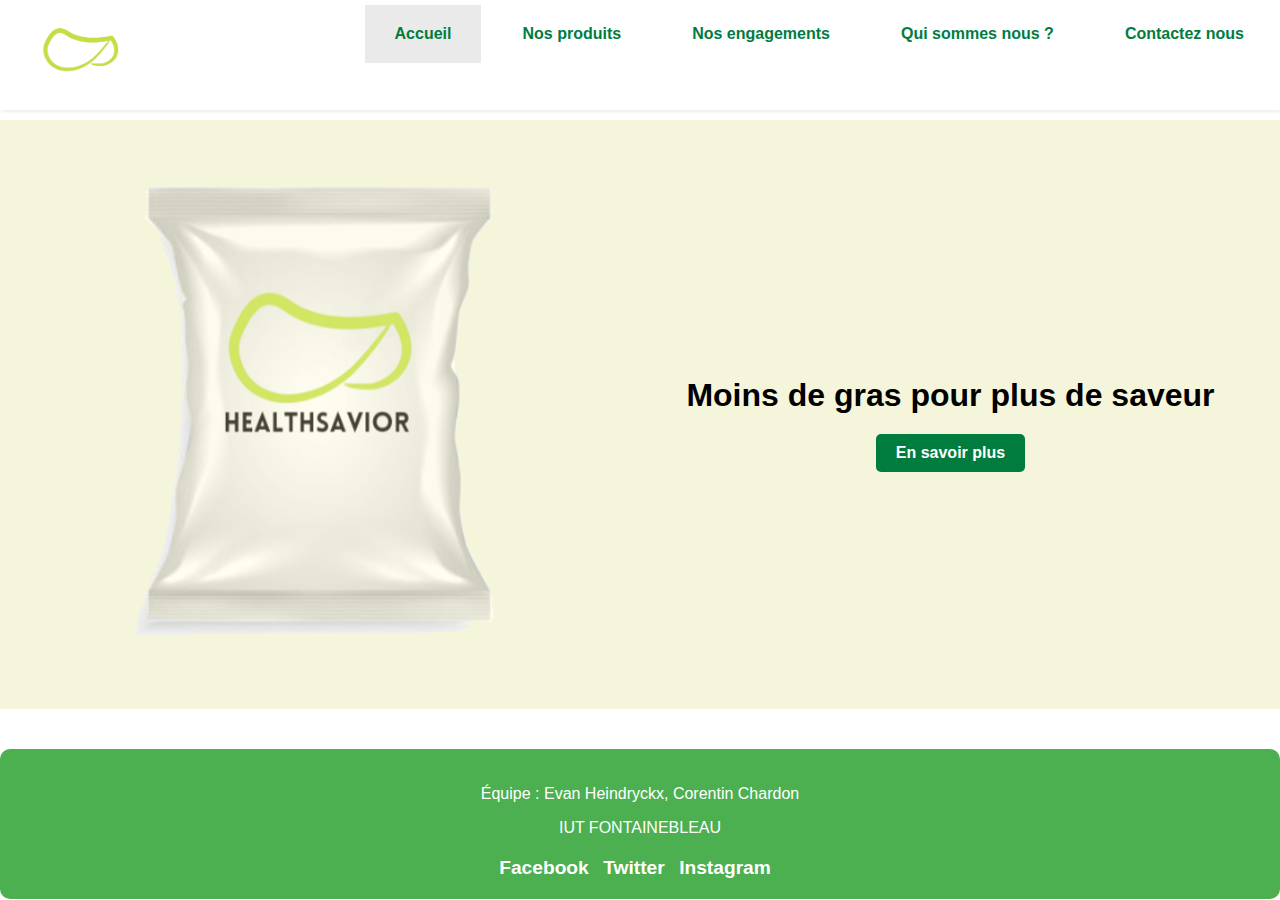
<file: HTML Page Web 'chips'/index.html>
<!DOCTYPE html>
<html lang="en">
<head>
    <meta charset="UTF-8">
    <link rel="icon" href="logo2.ico" />
    <title>ACCEUIL</title>
    <link rel="stylesheet" type="text/css" href="style.css">
</head>
<body>
<header class="header">
    <a href="" class="logo"></a>
    <img src="logo2.png" class="logo">
    <input class="menu-btn" type="checkbox" id="menu-btn" />
    <label class="menu-icon" for="menu-btn"><span class="navicon"></span></label>
    <ul class="menu">
        <li><a href="./index.html" class="active"><b>Accueil</b></a></li>
        <li><a href="./produit.html"><b>Nos produits</b></a></li>
        <li><a href="./engag.html"><b>Nos engagements</b></a></li>
        <li><a href="./nous.html"><b>Qui sommes nous ?</b></a></li>
        <li><a href="./contact.html"><b>Contactez nous</b></a></li>
    </ul>
</header>
<section class="home-section">
    <div class="image-container">
        <img src="image.png" alt="Image d'accueil">
    </div>
    <div class="slogan-container">
        <h1>Moins de gras pour plus de saveur</h1>
        <a href="./produit.html" class="en-savoir-plus-btn">En savoir plus</a>
    </div>
</section>
<button id="btn-top" onclick="scrollToTop()">↑</button>

<script>
    var btnTop = document.getElementById('btn-top');

    window.addEventListener('scroll', function() {
        if (document.body.scrollTop > 20 || document.documentElement.scrollTop > 20) {
            btnTop.style.display = 'block';
        } else {
            btnTop.style.display = 'none';
        }
    });

    function scrollToTop() {
        window.scrollTo({
            top: 0,
            behavior: 'smooth'
        });
    }
</script>
<footer class="footer">
    <p>Équipe : Evan Heindryckx, Corentin Chardon</p>
    <p>IUT FONTAINEBLEAU</p>
    <div class="social-links">
            <a href="facebook.com" target="_blank">Facebook</a>
            <a href="https://twitter.com/" target="_blank">Twitter</a>
            <a href="https://www.instagram.com/" target="_blank">Instagram</a>
</footer>


</body>
</html>
</file>
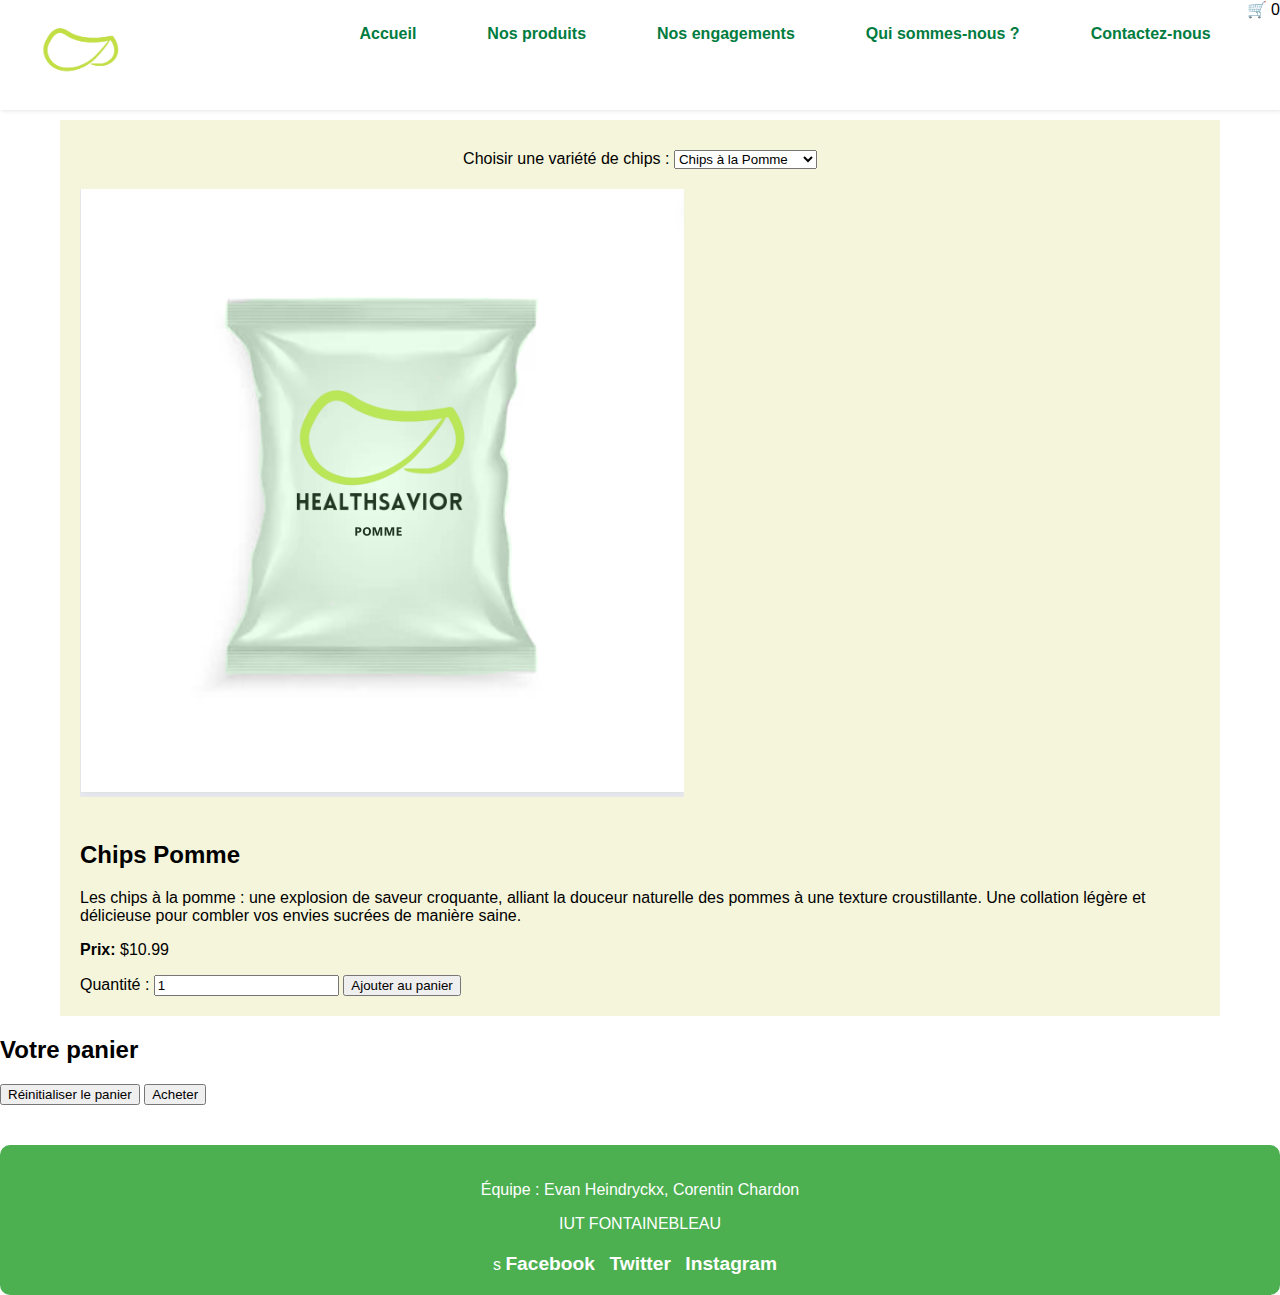
<file: HTML Page Web 'chips'/achat.html>
<!DOCTYPE html>
<html lang="en">

<head>
    <meta charset="UTF-8">
    <link rel="icon" href="logo2.ico" />
    <title>Achat de Chips</title>
    <link rel="stylesheet" type="text/css" href="style.css">
</head>

<body>
    <header class="header">
        <a href="" class="logo"></a>
        <img src="logo2.png" class="logo">
        <input class="menu-btn" type="checkbox" id="menu-btn" />
        <label class="menu-icon" for="menu-btn"><span class="navicon"></span></label>
        <ul class="menu">
            <li><a href="./index.html"><b>Accueil</b></a></li>
            <li><a href="./produit.html"><b>Nos produits</b></a></li>
            <li><a href="./engag.html"><b>Nos engagements</b></a></li>
            <li><a href="./nous.html"><b>Qui sommes-nous ?</b></a></li>
            <li><a href="./contact.html"><b>Contactez-nous</b></a></li>
            <li class="cart-icon" onclick="toggleCart()">&#128722; <span id="cart-count">0</span></li>
        </ul>
    </header>

    <section class="content">
        <div class="product-details">
            <label for="chips-selector">Choisir une variété de chips :</label>
            <select id="chips-selector" onchange="changeChips()">
                <option value="pomme">Chips à la Pomme</option>
                <option value="fraise">Chips à la Fraise</option>
                <option value="poireau">Chips au Poireau</option>
                <option value="betterave">Chips à la Betterave</option>
                <option value="abricot">Chips à l'Abricot</option>
            </select>
        </div>
       
            </select>

            <img id="product-image" src="chips_pomme.png" alt="Chips Pomme">
            <h2 id="product-title">Chips Pomme</h2>
            <p id="product-description">Les chips à la pomme : une explosion de saveur croquante, alliant la douceur naturelle des pommes à une texture croustillante. Une collation légère et délicieuse pour combler vos envies sucrées de manière saine.</p>
            <p><strong>Prix:</strong> $10.99</p>
            <form class="purchase-form" onsubmit="addToCart(); return false;">
                <label for="quantity">Quantité :</label>
                <input type="number" id="quantity" name="quantity" min="1" value="1">
                <button type="submit">Ajouter au panier</button>
            </form>
        </div>
    </section>

    <div id="cart" class="cart-container">
        <h2>Votre panier</h2>
        <ul id="cart-items"></ul>
        <button onclick="resetCart()">Réinitialiser le panier</button>
        <button onclick="completePurchase()">Acheter</button>
    </div>

    <button id="btn-top" onclick="scrollToTop()">↑</button>

    <script>
        var btnTop = document.getElementById('btn-top');
        var cart = document.getElementById('cart');
        var cartCount = document.getElementById('cart-count');
        var cartItems = document.getElementById('cart-items');

        window.addEventListener('scroll', function () {
            if (document.body.scrollTop > 20 || document.documentElement.scrollTop > 20) {
                btnTop.style.display = 'block';
            } else {
                btnTop.style.display = 'none';
            }
        });

        function scrollToTop() {
            window.scrollTo({
                top: 0,
                behavior: 'smooth'
            });
        }

        function changeChips() {
        var urlParams = new URLSearchParams(window.location.search);
        var selector = urlParams.get('produit');
        var selector = document.getElementById('chips-selector');

        var image = document.getElementById('product-image');
        var title = document.getElementById('product-title');
        var description = document.getElementById('product-description');
            switch (selector.value) {
                case 'pomme':
                    image.src = 'chips_pomme.png';
                    title.textContent = 'Chips Pomme';
                    description.textContent = 'Les chips à la pomme : une explosion de saveur croquante, alliant la douceur naturelle des pommes à une texture croustillante. Une collation légère et délicieuse pour combler vos envies sucrées de manière saine.';
                    break;
                case 'abricot':
                    image.src = 'chipsabricot.png';
                    title.textContent = 'Chips Abricot';
                    description.textContent = 'Les chips à l abricot : une délicieuse harmonie entre la douceur de l abricot et le croustillant des chips. Une collation sucrée et gourmande pour satisfaire vos envies de manière saine.';
                    break;
                case 'poireau':
                    image.src = 'chipsPOIREAU.png';
                    title.textContent = 'Chips Poireau';
                    description.textContent = 'Les chips au poireau : une combinaison savoureuse de saveur légèrement sucrée et de notes subtiles de poireau. Une option croustillante et originale pour les amateurs de goûts uniques.';
                    break;
                case 'fraise':
                    image.src = 'chipsFRAISE.png';
                    title.textContent = 'Chips Fraise';
                    description.textContent = 'Les chips à la fraise : une fusion délicieuse de saveur sucrée et de croustillant. Ces chips offrent une expérience fruitée et gourmande pour satisfaire vos papilles.';
                    break;
                case 'betterave':
                    image.src = 'chipsBETTERAVE.png';
                    title.textContent = 'Chips Betterave';
                    description.textContent = 'Les chips à la betterave : une explosion de couleur et de saveur. Ces chips offrent une expérience croquante et légèrement sucrée, idéale pour ceux qui recherchent une alternative saine et délicieuse.';
                    break;
            }
        }

        function addToCart() {
            var selector = document.getElementById('chips-selector');
            var quantity = document.getElementById('quantity').value;
            var itemName = selector.options[selector.selectedIndex].text;
            var cartItem = document.createElement('li');
            cartItem.textContent = itemName + ' x' + quantity;
            cartItems.appendChild(cartItem);
            var itemCount = cartItems.children.length;
            cartCount.textContent = itemCount;
            cart.style.display = 'block';
        }

        function toggleCart() {

            if (cart.style.display === 'none' || cart.style.display === '') {
                cart.style.display = 'block';
            } else {
                cart.style.display = 'none';
            }
        }

        function resetCart() {
            cartItems.innerHTML = '';
            cartCount.textContent = '0';
            cart.style.display = 'none';
        }

        function completePurchase() {
            alert("Merci pour votre achat ! Votre commande a été traitée avec succès.");
            resetCart();
        }
 
    </script>

    <footer class="footer">
        <p>Équipe : Evan Heindryckx, Corentin Chardon</p>
        <p>IUT FONTAINEBLEAU</p>
        <div class="social-links">s
                <a href="facebook.com" target="_blank">Facebook</a>
                <a href="https://twitter.com/" target="_blank">Twitter</a>
                <a href="https://www.instagram.com/" target="_blank">Instagram</a>
    </footer>

</body>

</html>
</file>
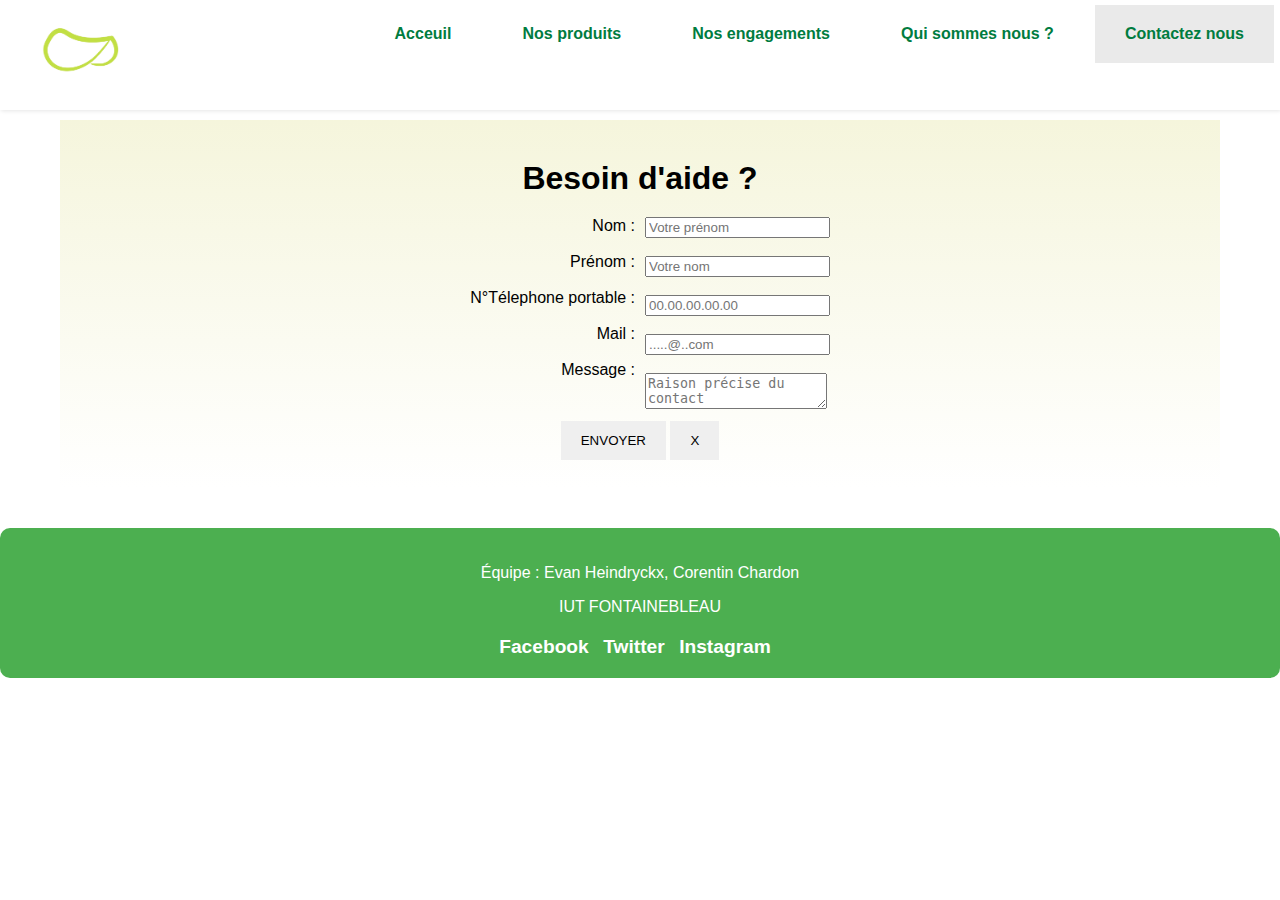
<file: HTML Page Web 'chips'/contact.html>
<!DOCTYPE html>
<html lang="en">
<head>
    <meta charset="UTF-8">
    <link rel="icon" href="logo2.ico" />
    <title>ACCEUIL</title>
    <link rel="stylesheet" type="text/css" href="style.css">
</head>
<body>
<header class="header">
    <a href="" class="logo"></a>
    <img src="logo2.png" class="logo">
    <input class="menu-btn" type="checkbox" id="menu-btn" />
    <label class="menu-icon" for="menu-btn"><span class="navicon"></span></label>
    <ul class="menu">
        <li><a href="./index.html"><b>Acceuil</b></a></li>
        <li><a href="./produit.html"><b>Nos produits</b></a></li>
        <li><a href="./engag.html"><b>Nos engagements</b></a></li>
        <li><a href="./nous.html"><b>Qui sommes nous ?</b></a></li>
        <li><a href="./contact.html" class="active"><b>Contactez nous</b></a></li>
    </ul>
</header>
<div class="main-container">
    <h1 class="help-title">Besoin d'aide ?</h1>


<form method="POST" action="https://dwarves.iut-fbleau.fr/requete.php">
    <div class="formulaire">
        <gauche>
            <div>
                <label for="lastname">Nom : </label>
            </div>
            <br>

            <div>
                <label for="firstname">Prénom : </label>

            </div>
            <br>

            <div>
                <label for="phonenumber">N°Télephone portable :  </label>
            </div>

            <br>
            <div>
                <label for="message">Mail : </label>
            </div>

            <br>
            <div>
                <label for="message">Message : </label>
            </div>
            <br>
        </gauche>

        <droite>
            <div>
                <input type="text" name="lastname" id="firstname" placeholder="Votre prénom" required>
            </div>
            <br>
            <div>
                <input type="text" name="firstname" id="lastname" placeholder="Votre nom" required>

            </div>
            <br>

            <div>

                <input type="text" name="phonenumber" id="phonenumber" placeholder="00.00.00.00.00" pattern="^(\+33|0)[6-7](\d\d){4}$"required>
            </div>
            <br>

            <div>

                <input type="text" name="mail" id="mail" placeholder=".....@..com" pattern="[a-z0-9._%+-]+@[a-z0-9.-]+\.[a-z]{2,4}$" "required>
            </div>
            <br>
            <div>
                <textarea name="message" id="message" required placeholder="Raison précise du contact"></textarea>
            </div>




        </droite>


    </div>

    <div style="text-align: center;">
        <input type="submit" value="Envoyer">
        <input type="reset" value="x">
    </div>
</form>
<button id="btn-top" onclick="scrollToTop()">↑</button>

<script>
    var btnTop = document.getElementById('btn-top');

    window.addEventListener('scroll', function() {
        if (document.body.scrollTop > 20 || document.documentElement.scrollTop > 20) {
            btnTop.style.display = 'block';
        } else {
            btnTop.style.display = 'none';
        }
    });

    // Fonction pour remonter en haut
    function scrollToTop() {
        window.scrollTo({
            top: 0,
            behavior: 'smooth'
        });
    }
</script>
</div>
<footer class="footer">
    <p>Équipe : Evan Heindryckx, Corentin Chardon</p>
    <p>IUT FONTAINEBLEAU</p>
    <div class="social-links">
        <a href="facebook.com" target="_blank">Facebook</a>
        <a href="https://twitter.com/" target="_blank">Twitter</a>
        <a href="https://www.instagram.com/" target="_blank">Instagram</a>
</footer>


</body>
</html>
</file>
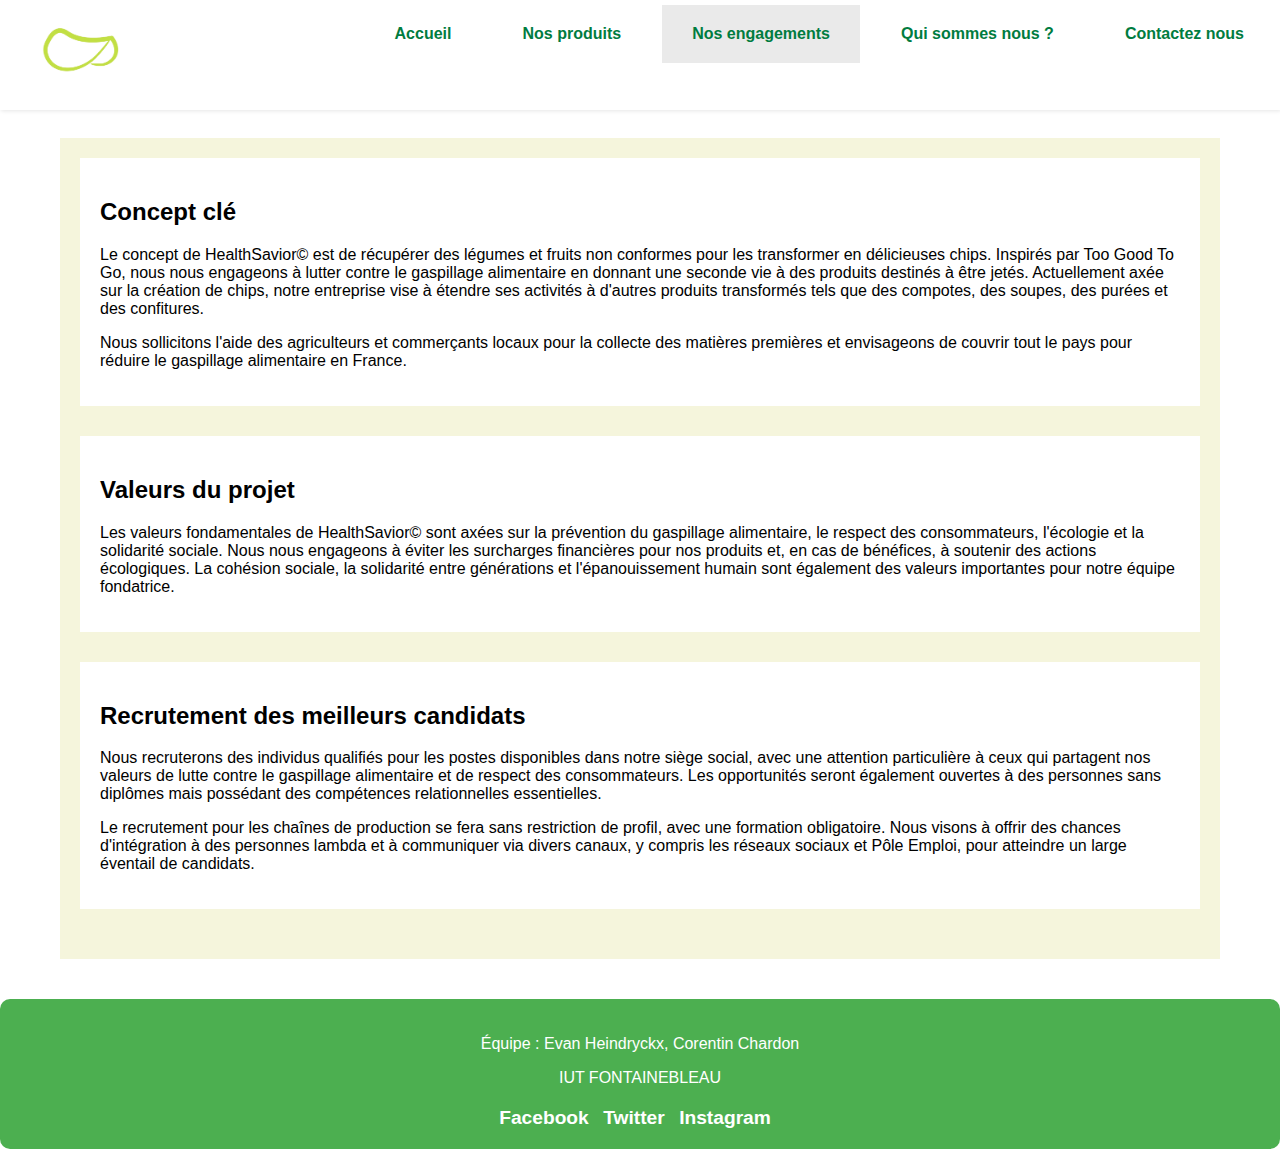
<file: HTML Page Web 'chips'/engag.html>
<!DOCTYPE html>
<html lang="en">
<head>
    <meta charset="UTF-8">
    <link rel="icon" href="logo2.ico" />
    <title>ACCEUIL</title>
    <link rel="stylesheet" type="text/css" href="style.css">
</head>
<body>
<header class="header">
    <a href="" class="logo"></a>
    <img src="logo2.png" class="logo">
    <input class="menu-btn" type="checkbox" id="menu-btn" />
    <label class="menu-icon" for="menu-btn"><span class="navicon"></span></label>
    <ul class="menu">
        <li><a href="./index.html"><b>Accueil</b></a></li>
        <li><a href="./produit.html"><b>Nos produits</b></a></li>
        <li><a href="./engag.html" class="active"><b>Nos engagements</b></a></li>
        <li><a href="./nous.html"><b>Qui sommes nous ?</b></a></li>
        <li><a href="./contact.html"><b>Contactez nous</b></a></li>
    </ul>
</header>
<
<div class="content">
<section class="engagement-section">
    <h2>Concept clé</h2>
    <p>Le concept de HealthSavior© est de récupérer des légumes et fruits non conformes pour les transformer en délicieuses chips. Inspirés par Too Good To Go, nous nous engageons à lutter contre le gaspillage alimentaire en donnant une seconde vie à des produits destinés à être jetés. Actuellement axée sur la création de chips, notre entreprise vise à étendre ses activités à d'autres produits transformés tels que des compotes, des soupes, des purées et des confitures.</p>
    <p>Nous sollicitons l'aide des agriculteurs et commerçants locaux pour la collecte des matières premières et envisageons de couvrir tout le pays pour réduire le gaspillage alimentaire en France.</p>
</section>

<section class="engagement-section">
    <h2>Valeurs du projet</h2>
    <p>Les valeurs fondamentales de HealthSavior© sont axées sur la prévention du gaspillage alimentaire, le respect des consommateurs, l'écologie et la solidarité sociale. Nous nous engageons à éviter les surcharges financières pour nos produits et, en cas de bénéfices, à soutenir des actions écologiques. La cohésion sociale, la solidarité entre générations et l'épanouissement humain sont également des valeurs importantes pour notre équipe fondatrice.</p>
</section>



<section class="engagement-section">
    <h2>Recrutement des meilleurs candidats</h2>
    <p>Nous recruterons des individus qualifiés pour les postes disponibles dans notre siège social, avec une attention particulière à ceux qui partagent nos valeurs de lutte contre le gaspillage alimentaire et de respect des consommateurs. Les opportunités seront également ouvertes à des personnes sans diplômes mais possédant des compétences relationnelles essentielles.</p>
    <p>Le recrutement pour les chaînes de production se fera sans restriction de profil, avec une formation obligatoire. Nous visons à offrir des chances d'intégration à des personnes lambda et à communiquer via divers canaux, y compris les réseaux sociaux et Pôle Emploi, pour atteindre un large éventail de candidats.</p>
</section>
</div>

<button id="btn-top" onclick="scrollToTop()">↑</button>

<script>
    var btnTop = document.getElementById('btn-top');

    window.addEventListener('scroll', function() {
        if (document.body.scrollTop > 20 || document.documentElement.scrollTop > 20) {
            btnTop.style.display = 'block';
        } else {
            btnTop.style.display = 'none';
        }
    });

    // Fonction pour remonter en haut
    function scrollToTop() {
        window.scrollTo({
            top: 0,
            behavior: 'smooth'
        });
    }
</script>
<footer class="footer">
    <p>Équipe : Evan Heindryckx, Corentin Chardon</p>
    <p>IUT FONTAINEBLEAU</p>
    <div class="social-links">
        <a href="facebook.com" target="_blank">Facebook</a>
        <a href="https://twitter.com/" target="_blank">Twitter</a>
        <a href="https://www.instagram.com/" target="_blank">Instagram</a>
</footer>

</body>
</html>
</file>
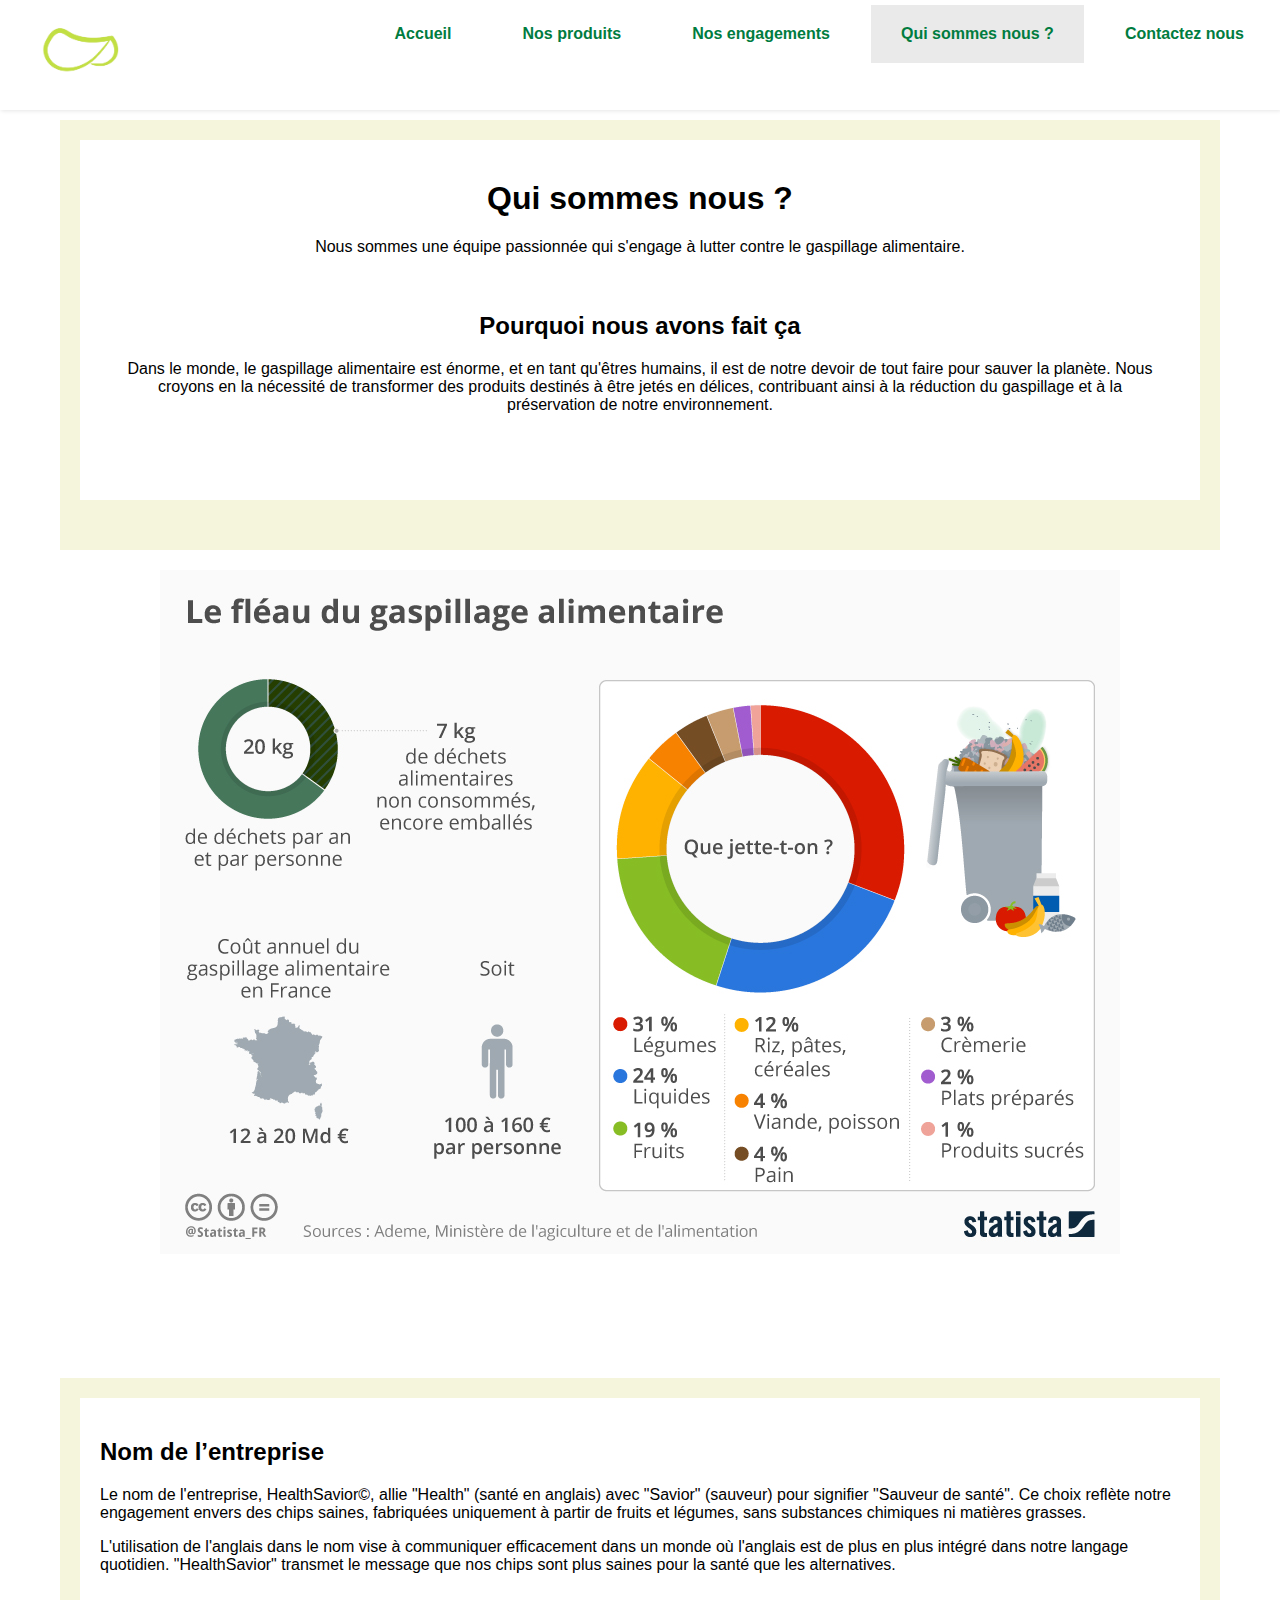
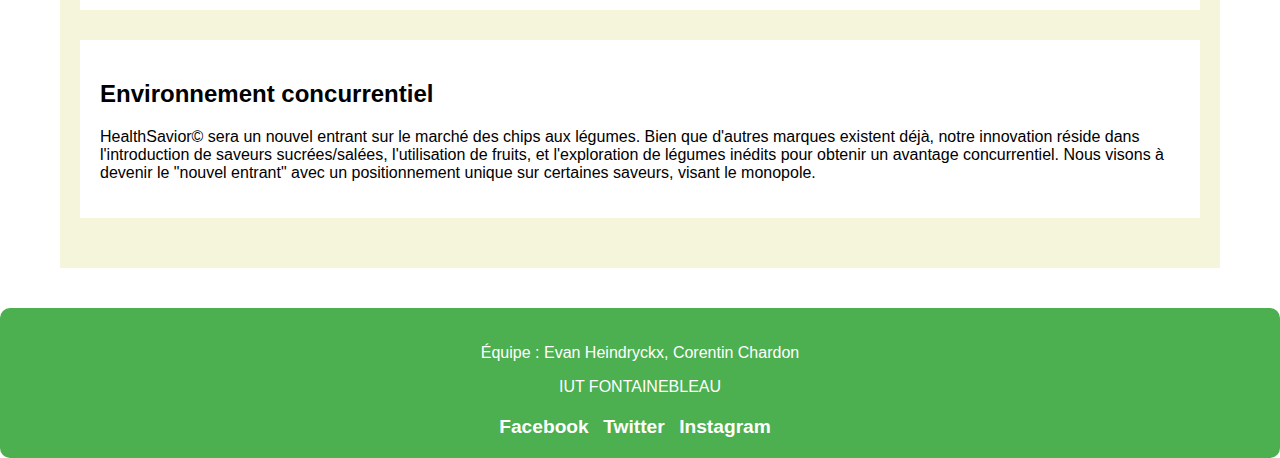
<file: HTML Page Web 'chips'/nous.html>
<!DOCTYPE html>
<html lang="en">
<head>
    <meta charset="UTF-8">
    <link rel="icon" href="logo2.ico" />
    <title>ACCEUIL</title>
    <link rel="stylesheet" type="text/css" href="style.css">
</head>
<body>
<header class="header">
    <a href="" class="logo"></a>
    <img src="logo2.png" class="logo">
    <input class="menu-btn" type="checkbox" id="menu-btn" />
    <label class="menu-icon" for="menu-btn"><span class="navicon"></span></label>
    <ul class="menu">
        <li><a href="./index.html"><b>Accueil</b></a></li>
        <li><a href="./produit.html"><b>Nos produits</b></a></li>
        <li><a href="./engag.html"><b>Nos engagements</b></a></li>
        <li><a href="./nous.html" class="active"><b>Qui sommes nous ?</b></a></li>
        <li><a href="./contact.html"><b>Contactez nous</b></a></li>
    </ul>
</header>
<div class="content">
<section class="engagement-section-centre">
    <h1>Qui sommes nous ?</h1>
    <p>Nous sommes une équipe passionnée qui s'engage à lutter contre le gaspillage alimentaire.</p>

    <!-- Nouvelle ligne "Pourquoi nous avons fait ça" -->
    <div class="engagement-section">
        <h2>Pourquoi nous avons fait ça</h2>
        <p>Dans le monde, le gaspillage alimentaire est énorme, et en tant qu'êtres humains, il est de notre devoir de tout faire pour sauver la planète. Nous croyons en la nécessité de transformer des produits destinés à être jetés en délices, contribuant ainsi à la réduction du gaspillage et à la préservation de notre environnement.</p>
    </div>
</div>
    <!-- Place pour une image statistique -->
    <div class="statistic-image">
        <!-- Ajoutez l'image de votre choix ici -->
        <img src="stats_gaspillage.jpeg" alt="Statistique sur le gaspillage alimentaire">
    </div>
<div class="content">
<section class="engagement-section">
    <h2>Nom de l’entreprise</h2>
    <p>Le nom de l'entreprise, HealthSavior©, allie "Health" (santé en anglais) avec "Savior" (sauveur) pour signifier "Sauveur de santé". Ce choix reflète notre engagement envers des chips saines, fabriquées uniquement à partir de fruits et légumes, sans substances chimiques ni matières grasses.</p>
    <p>L'utilisation de l'anglais dans le nom vise à communiquer efficacement dans un monde où l'anglais est de plus en plus intégré dans notre langage quotidien. "HealthSavior" transmet le message que nos chips sont plus saines pour la santé que les alternatives.</p>
</section>

<section class="engagement-section">
    <h2>Environnement concurrentiel</h2>
    <p>HealthSavior© sera un nouvel entrant sur le marché des chips aux légumes. Bien que d'autres marques existent déjà, notre innovation réside dans l'introduction de saveurs sucrées/salées, l'utilisation de fruits, et l'exploration de légumes inédits pour obtenir un avantage concurrentiel. Nous visons à devenir le "nouvel entrant" avec un positionnement unique sur certaines saveurs, visant le monopole.</p>
</section>
</div>
<button id="btn-top" onclick="scrollToTop()">↑</button>

<script>
    var btnTop = document.getElementById('btn-top');

    window.addEventListener('scroll', function() {
        if (document.body.scrollTop > 20 || document.documentElement.scrollTop > 20) {
            btnTop.style.display = 'block';
        } else {
            btnTop.style.display = 'none';
        }
    });

    // Fonction pour remonter en haut
    function scrollToTop() {
        window.scrollTo({
            top: 0,
            behavior: 'smooth'
        });
    }
</script>
<footer class="footer">
    <p>Équipe : Evan Heindryckx, Corentin Chardon</p>
    <p>IUT FONTAINEBLEAU</p>
    <div class="social-links">
            <a href="facebook.com" target="_blank">Facebook</a>
            <a href="https://twitter.com/" target="_blank">Twitter</a>
            <a href="https://www.instagram.com/" target="_blank">Instagram</a>
</footer>


</body>
</html>
</file>
<file: HTML Page Web 'chips'/style.css>
body {
    margin: 0;
    padding-top: 0px;
    font-family: Arial, sans-serif;
}

a {
    color: #007c3f;
}

.header {
    background-color: #fff;
    box-shadow: 1px 1px 4px 0 rgba(0,0,0,.1);
    position: fixed;
    margin: 0;
    width: 100%;
    height: 110px;
    z-index: 3;
    top: 0;
}

.header ul {
    margin:0px;
    padding: 0px;
    list-style: none;
    overflow: hidden;
    background-color: white;
}

.header li a {
    display: flex;
    margin: 5px;
    padding-top: 5px;
    padding: 10px 20px;
    border-right: 1px solid white;
    text-decoration: none;
}

.header li a.active {
    background-color: #eaeaea; 
}

.header li a:hover,
.header .menu-btn:hover {
    background-color: #eaeaea;
}

.header .logo {
    display: block;
    float: left;
    font-size: 2em;
    padding: 5px 10px;
    text-decoration: none;
    max-width: 150px;
    max-height: 100px;
}

.header .menu {
    clear: both;
    max-height: 0;
    transition: max-height .2s ease-out;
}

.header .menu-icon {
    cursor: pointer;
    display: inline-block;
    float: right;
    padding: 28px 20px;
    position: relative;
    user-select: none;
}

.header .menu-icon .navicon {
    background: #333;
    display: block;
    height: 2px;
    position: relative;
    transition: background .2s ease-out;
    width: 18px;
}

.header .menu-icon .navicon:before,
.header .menu-icon .navicon:after {
    background: #333;
    content: '';
    display: block;
    height: 100%;
    position: absolute;
    transition: all .2s ease-out;
    width: 100%;
}

.header .menu-icon .navicon:before {
    top: 5px;
}

.header .menu-icon .navicon:after {
    top: -5px;
}

.header .menu-btn {
    display: none;
}

.header .menu-btn:checked ~ .menu {
    max-height: 280px;
}

.header .menu-btn:checked ~ .menu-icon .navicon {
    background: transparent;
}

.header .menu-btn:checked ~ .menu-icon .navicon:before {
    transform: rotate(-45deg);
}

.header .menu-btn:checked ~ .menu-icon .navicon:after {
    transform: rotate(45deg);
}

.header .menu-btn:checked ~ .menu-icon:not(.steps) .navicon:before,
.header .menu-btn:checked ~ .menu-icon:not(.steps) .navicon:after {
    top: 0;
}

@media (min-width: 70em) {
    .header li {
        float: left;
    }
    .header li a {
        padding: 20px 30px;
    }
    .header .menu {
        clear: none;
        float: right;
        max-height: none;
    }
    .header .menu-icon {
        display: none;
    }
}

#btn-top {
    display: none;
    position: fixed;
    bottom: 20px;
    right: 20px;
    background-color: #007c3f;
    color: #fff;
    border: none;
    border-radius: 50%;
    padding: 10px 15px;
    cursor: pointer;
    font-size: 16px;
    z-index: 999;
}

#btn-top:hover {
    background-color: #007c3f;
}

.image-link {
    display: block;
    text-align: center;
    margin-top: 140px;
    margin-bottom: 140px;
}

.resizeable-image {
    max-width: 100%;
    height: auto;
}

.formulaire {
    font-family: Arial, Helvetica, sans-serif;
    display: grid;
    grid-template-columns: repeat(2, 1fr);
    grid-template-rows: repeat(1, 1fr);
    grid-column-gap: 10px;
    grid-row-gap: 0px;
}

.formulaire gauche {
    text-align: right;
    grid-column: 1;
}

.formulaire droite {
    text-align: left;
    grid-column: 2;
}

input[type=submit], input[type=reset] {
    text-transform: uppercase;
    padding: 12px 20px;
    margin: 8px 0;
    border: 1px black;
}

input[type="submit"]:hover,
input[type="reset"]:hover {
    background-color: #0e9e60;
}

.content {
    margin-top: 120px;
    margin-left: 60px;
    margin-right: 60px;
    background-color: #f5f5dc;
    padding: 20px;
}

.engagement-section {
    background-color: #fff;
    margin-bottom: 30px;
    padding: 20px;
}

.engagement-section-centre {
    text-align: center;
    background-color: #fff;
    margin-bottom: 30px;
    padding: 20px;
}

.main-container {
    margin-top: 120px;
    margin-left: 60px;
    margin-right: 60px;
    background: linear-gradient(to bottom, #f5f5dc, #ffffff);
    padding: 20px;
    position: relative;
    z-index: 2;
}

.footer {
    background-color: #4CAF50;
    color: white;
    text-align: center;
    padding: 20px;
    position: relative;
    width: 100%;
    box-sizing: border-box;
    border-radius: 10px;
    margin-top: 40px;
}

.help-title {
    font-size: 2em;
    margin-bottom: 20px;
}

h1 {
    text-align: center;
    margin-top: 20px;
}

.products-section {
    text-align: center;
}

.carousel-container {
    max-width: 800px;
    margin: 0 auto;
    margin-top: 120px;
}

.product-carousel {
    margin-bottom: 20px;
    
}

.product-carousel div {
    text-align: center;
}

.product-carousel img {
    max-width: 100%;
    height: auto;
}

.product-carousel h3, .product-carousel p {
    margin: 10px 0;
}

.product-carousel a {
    color: #007c3f;
    text-decoration: none;
}

.product-list {
    display: flex;
    flex-wrap: wrap;
    justify-content: center;
}

.product-item {
    text-align: center;
    margin: 10px;
}

.product-item img {
    max-width: 100%;
    height: auto;
}

.product-item p {
    margin-top: 5px;
}

.about-us-section {
    margin: 120px 60px;
    background-color: #fff;
    padding: 20px;
    border-radius: 10px;
    box-shadow: 0 0 10px rgba(0, 0, 0, 0.1);
}

.about-us-section h1 {
    text-align: center;
    margin-bottom: 20px;
    color: #007c3f;
}

.why-we-did-it {
    margin-top: 30px;
    text-align: center;
}

.why-we-did-it h2 {
    font-size: 1.5em;
    margin-bottom: 10px;
    color: #007c3f;
}

.why-we-did-it p {
    text-align: justify;
}

.statistic-image {
    text-align: center;
}

.statistic-image img {
    display: inline-block;
    margin-top: 20px;
    max-width: 100%;
}

.social-links {
    margin-top: 20px;
}

.social-links a {
    display: inline-block;
    margin-right: 10px;
    color: white;
    text-decoration: none;
    font-weight: bold;
    font-size: 1.2em;
}

.social-links a:hover {
    text-decoration: underline;
}


.product-details {
    text-align: center;
}

#chips-selector {
    margin-top: 10px;
}

#product-image {
    max-width: 100%;
    height: auto;
    margin: 20px auto; 
}

.home-section {
    display: flex;
    justify-content: space-around;
    align-items: center;
    margin-top: 120px;
    background-color: #f5f5dc;
    padding: 20px;
}

.image-container img {
    max-width: 100%;
    height: auto;
}

.slogan-container {
    text-align: center;
}

.slogan-container h1 {
    font-size: 2em;
    margin-bottom: 20px;
}

.en-savoir-plus-btn {
    display: inline-block;
    padding: 10px 20px;
    background-color: #007c3f;
    color: #fff;
    text-decoration: none;
    border-radius: 5px;
    font-weight: bold;
    transition: background-color 0.3s;
}

.en-savoir-plus-btn:hover {
    background-color: #005a2a;
}
</file>
